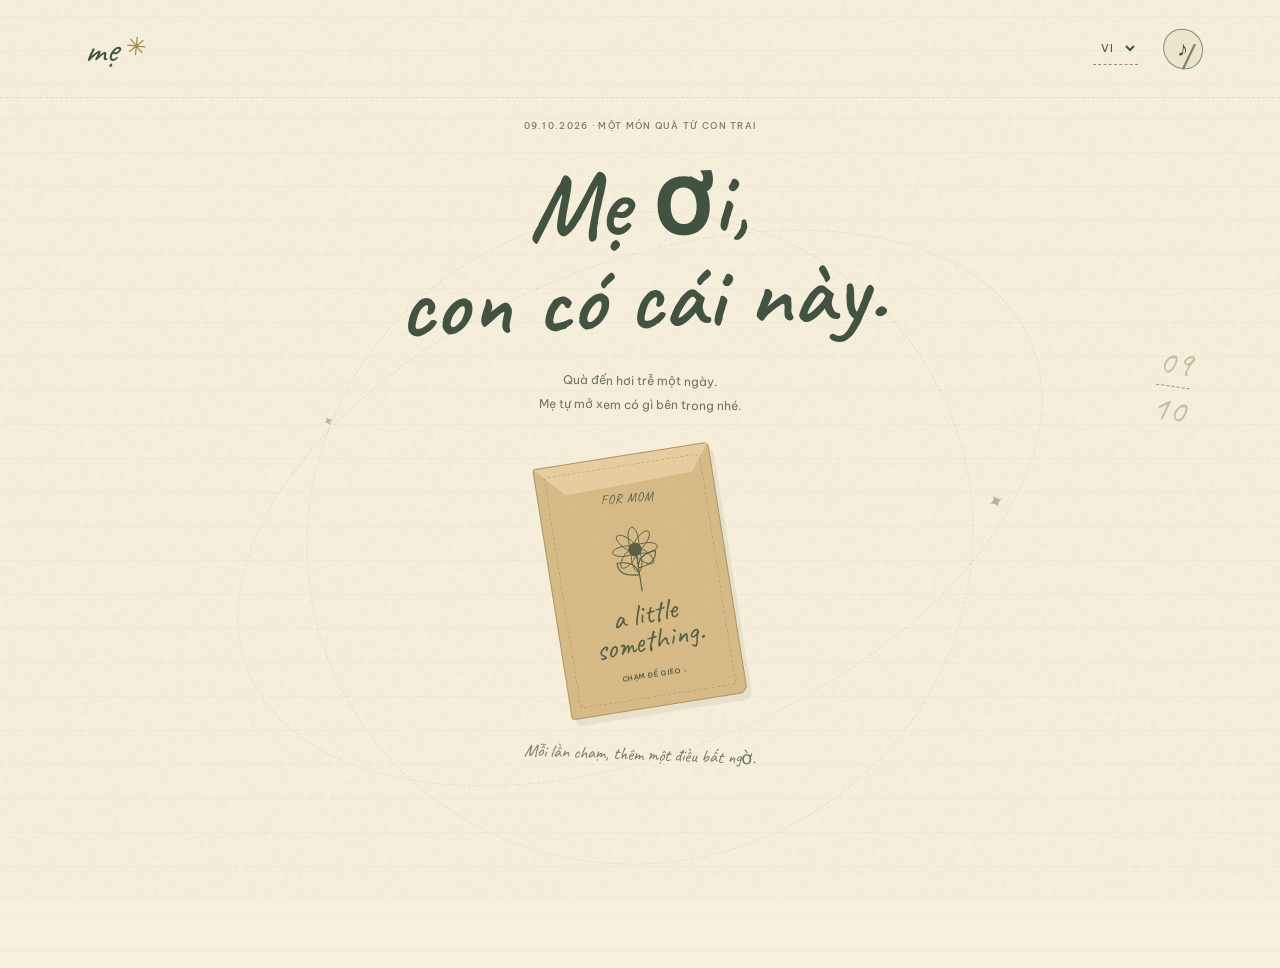
<file: index.html>
<!doctype html>
<html lang="vi"><head><meta charset="UTF-8"><meta name="viewport" content="width=device-width,initial-scale=1,viewport-fit=cover"><meta name="theme-color" content="#f7f0dc"><meta name="description" content="Mẹ ơi, mở món quà nhỏ của con nhé. Một bông hoa, mấy tấm ảnh và một chuyến đi cả nhà cùng mong."><title>Một bông hoa cho mẹ · 09.10</title><link rel="stylesheet" href="style.css"><link rel="stylesheet" href="handmade.css"><link rel="preload" href="image/541171045_1275697083726663_1710481722325330093_n.jpg" as="image"></head><body>
<canvas id="particles" aria-hidden="true"></canvas><div class="grain" aria-hidden="true"></div>
<header class="topbar"><button id="home" class="wordmark" aria-label="Về bông hoa">mẹ<span>✳</span></button><div class="top-tools"><label class="sr-only" for="language">Language</label><select id="language" aria-label="Language"><option value="vi">VI</option><option value="en">EN</option><option value="ru">RU</option></select><button id="sound" class="icon-button" aria-pressed="false" aria-label="Bật âm thanh">♪<span class="sound-off" aria-hidden="true">/</span></button></div></header>
<main id="app"></main><nav id="progress" aria-label="Các phần của món quà"></nav><p id="announcement" class="sr-only" role="status" aria-live="polite"></p><noscript><div class="no-script">Mẹ ơi, bật JavaScript để mở món quà nhé. Chúc mẹ sinh nhật vui vẻ, điều trị thuận lợi. Mong năm sau cả nhà mình lại đi du lịch cùng nhau. — Con trai mẹ</div></noscript><script type="module" src="script.js"></script></body></html>
</file>
<file: style.css>
@import url('https://fonts.googleapis.com/css2?family=Be+Vietnam+Pro:wght@400;500;600;700&family=Lora:ital,wght@0,400;0,500;1,400&display=swap');
:root{--night:#102f31;--ink:#edf0df;--muted:#b0c2b6;--gold:#efcb89;--line:#a3bea62e;--green:#739781;--paper:#f5edd9;--dark:#274339}
*{box-sizing:border-box}body{margin:0;background:var(--night);color:var(--ink);font:14px/1.7 'Be Vietnam Pro',sans-serif;min-width:300px;background-image:radial-gradient(ellipse at 73% 47%,#29524785,transparent 52%),radial-gradient(ellipse at 9% 5%,#355b4b55,transparent 42%);transition:background-color .7s;color-scheme:dark}button,select{font:inherit}button{cursor:pointer}button:disabled{cursor:default}a,button{-webkit-tap-highlight-color:transparent}button{color:inherit}button:focus-visible,select:focus-visible{outline:2px solid var(--gold);outline-offset:7px}button{touch-action:manipulation}.sr-only{position:absolute;width:1px;height:1px;padding:0;margin:-1px;overflow:hidden;clip:rect(0,0,0,0);white-space:nowrap;border:0}[hidden]{display:none!important}.grain{position:fixed;inset:0;pointer-events:none;opacity:.09;z-index:10;background-image:url("data:image/svg+xml,%3Csvg viewBox='0 0 180 180' xmlns='http://www.w3.org/2000/svg'%3E%3Cfilter id='n'%3E%3CfeTurbulence type='fractalNoise' baseFrequency='.87' numOctaves='3' stitchTiles='stitch'/%3E%3C/filter%3E%3Crect width='100%25' height='100%25' opacity='.55' filter='url(%23n)'/%3E%3C/svg%3E")}#particles{position:fixed;inset:0;pointer-events:none;z-index:15}.topbar{height:98px;padding:24px 6vw;display:flex;align-items:center;justify-content:space-between;position:relative;z-index:20;max-width:1600px;margin:auto}.wordmark{background:none;border:0;font:italic 31px 'Lora',serif;display:flex;gap:10px;align-items:center}.wordmark span{color:var(--gold);font:25px serif}.top-tools{display:flex;gap:25px;align-items:center}.top-tools select{border:0;border-bottom:1px solid var(--line);background:transparent;color:var(--muted);padding:8px 4px;font-size:11px;letter-spacing:1px;cursor:pointer}.top-tools option{background:var(--night);color:var(--ink)}.icon-button{width:40px;height:40px;border:1px solid #d4e7cd40;border-radius:50%;background:none;position:relative;font-size:21px}.sound-off{position:absolute;left:19px;top:3px;font-size:27px;color:#a6b6a8}.icon-button[aria-pressed=true] .sound-off{display:none}#app{max-width:1220px;margin:auto;padding:0 60px;position:relative}.scene{position:relative;min-height:calc(100svh - 206px);padding:38px 0 28px}.scene-enter{animation:enter .65s both}@keyframes enter{from{opacity:0;transform:translateY(18px);filter:blur(5px)}to{opacity:1;transform:none;filter:blur(0)}}h1,h2,p{margin-top:0}h1{font:400 clamp(39px,4.3vw,62px)/1.2 'Lora',serif;letter-spacing:-1.7px;margin-bottom:26px;outline:none;text-wrap:balance}h1:focus{outline:none}.eyebrow{font-size:9px;letter-spacing:2.7px;font-weight:500;color:var(--gold);margin-bottom:26px}.scene-sub{color:var(--muted);font-size:12px;line-height:2.1;margin-bottom:26px;max-width:490px;text-wrap:pretty}.primary{background:var(--gold);color:#263d32;border:1px solid var(--gold);min-height:49px;padding:12px 23px;border-radius:999px;display:inline-flex;gap:25px;justify-content:center;align-items:center;font-size:12px;font-weight:600;box-shadow:0 6px 25px #00000016;transition:transform .2s,background .2s}.primary:hover{background:#f6dcae;transform:translateY(-2px)}.primary span{font-size:20px;line-height:1}.text-button{background:none;border:0;border-bottom:1px solid #a8c2aa55;padding:8px 2px;color:var(--muted);font-size:11px}.text-button:hover{color:var(--gold)}.quiet{color:var(--muted);font-size:10px;line-height:1.9;margin:20px 0 0}.intro-scene{display:flex;align-items:center;text-align:center;flex-direction:column;padding:20px 0 45px;min-height:calc(100svh - 98px);isolation:isolate}.intro-scene h1{font-size:clamp(44px,5.6vw,78px);margin-bottom:19px;line-height:1.12}.intro-scene .eyebrow{margin-bottom:24px}.intro-scene .scene-sub{font-size:12px;margin-bottom:25px}.seed-packet{position:relative;isolation:isolate;width:178px;height:254px;flex-shrink:0;border:0;border-radius:3px 3px 6px 5px;background:#e0bd7c;color:#374b36;box-shadow:12px 21px 40px #0005,inset -6px 0 #9b813322,inset 0 -4px #96713722;transform:rotate(-8deg);transition:transform .4s,box-shadow .4s;padding:17px 16px 14px;display:flex;flex-direction:column;align-items:center;margin-top:12px}.seed-packet:after{content:'';position:absolute;inset:9px;border:1px solid #43503644;border-radius:2px;pointer-events:none}.seed-packet:hover{transform:rotate(-3deg) translateY(-9px);box-shadow:16px 26px 45px #0006}.packet-fold{position:absolute;inset:0 0 auto;height:30px;background:#ecd296;clip-path:polygon(0 0,100% 0,87% 90%,13% 90%);box-shadow:0 3px #64451d20}.packet-top{font-size:8px;letter-spacing:3px;margin-top:17px}.seed-packet svg{width:68px;height:83px;margin-top:9px}.packet-name{font:italic 25px/1.05 'Lora',serif;margin:1px 0 15px}.packet-bottom{font-size:7px;letter-spacing:1px;font-weight:600}.intro-hint{margin-top:33px;font-size:10px;color:var(--muted);letter-spacing:.3px}.resume{margin-top:4px}.intro-orbit{position:absolute;border:1px solid #a1bd9c12;border-radius:50%;z-index:-1;pointer-events:none}.orbit-one{width:670px;height:670px;left:calc(50% - 335px);top:105px;transform:rotate(-25deg)}.orbit-two{width:850px;height:500px;left:calc(50% - 425px);top:160px;transform:rotate(-25deg)}.intro-orbit:after{content:'✦';position:absolute;left:13%;top:13%;font-size:14px;color:var(--gold);opacity:.7}.orbit-two:after{left:auto;right:10%;top:74%;font-size:20px}.intro-date{position:absolute;right:0;top:30%;font:35px/1.35 'Lora',serif;color:#c2ceac45;letter-spacing:3px}.intro-date i{font-style:normal;border-top:1px solid #dce2c235}.story-grid{display:grid;grid-template-columns:1.04fr 1fr;grid-template-rows:auto 1fr;column-gap:70px;align-content:center;min-height:calc(100svh - 214px)}.scene-copy{grid-column:1;grid-row:1;align-self:end;position:relative;z-index:2;padding-top:30px}.scene-bottom{grid-column:1;grid-row:2;align-self:start;position:relative;z-index:3;padding-bottom:20px}.birthday-stage,.memory-stage,.growing-stage,.suitcase-stage{grid-column:2;grid-row:1 / 3;align-self:center;justify-self:center;width:100%;position:relative}.birthday-stage{padding-bottom:40px}.cake-platform{position:relative;height:325px;width:320px;margin:auto}.cake-shadow{position:absolute;width:350px;height:260px;left:-15px;top:100px;border-radius:50%;background:radial-gradient(ellipse,#c5b27414,transparent 66%)}.cake-body{position:absolute;bottom:43px;left:45px;width:230px;height:108px;border-radius:50% 50% 16% 16% / 18% 18% 15% 15%;background:linear-gradient(90deg,#b68c5b,#e4bf89 24%,#efd29c 60%,#b69261);box-shadow:inset 0 -5px #6e522a1a,0 8px 30px #0002}.cake-body>span{position:absolute;bottom:24px;width:100%;text-align:center;color:#64553788;font:16px 'Lora',serif;letter-spacing:8px}.cake-icing{position:absolute;top:-12px;left:-3px;width:236px;height:53px;border-radius:50%;background:#f0e1ba;box-shadow:inset 0 -7px #d5bc9380}.cake-icing:after{content:'';position:absolute;top:30px;left:23px;width:17px;height:25px;background:#e5d2aa;border-radius:0 0 20px 20px;box-shadow:51px -4px #ead8b2,108px -6px #e9d6ad,166px -12px #e3cca2}.cake-plate{position:absolute;width:302px;height:40px;background:linear-gradient(#6b8470,#496352);border-radius:50%;bottom:20px;left:9px;z-index:-1;border-bottom:5px solid #3b5347}.candle{position:absolute;left:136px;bottom:140px;width:48px;height:135px;background:none;border:0;z-index:2}.wax{position:absolute;bottom:0;left:17px;width:14px;height:76px;border-radius:3px;background:repeating-linear-gradient(125deg,#7f9d8d 0 8px,#e3dbb4 8px 15px);box-shadow:inset -3px 0 #435b4b40}.wick{position:absolute;width:2px;height:10px;left:23px;bottom:75px;background:#3d3c29}.flame{position:absolute;bottom:87px;left:13px;width:23px;height:38px;transform:rotate(8deg);border-radius:65% 35% 60% 40%;background:radial-gradient(ellipse at 50% 80%,#fff9cb 0 30%,#f4c773 50%,#e6a84d 80%);box-shadow:0 0 26px #f9d18066,0 0 70px #ecc77844;animation:flicker 1.4s ease-in-out infinite alternate}.candle-halo{position:absolute;inset:-60px -70px 0;background:radial-gradient(ellipse,#e5ce8630,transparent 66%);pointer-events:none}.out .flame,.out .candle-halo{display:none}.out .wick:after{content:'';position:absolute;width:2px;height:45px;left:0;bottom:8px;background:linear-gradient(transparent,#c9d5c380);filter:blur(2px);transform:rotate(-13deg);animation:smoke 2s both}@keyframes flicker{to{transform:rotate(-5deg) scale(.91,1.07)}}@keyframes smoke{to{opacity:0;transform:translate(15px,-35px) rotate(20deg)}}.object-hint{text-align:center;font-size:10px;letter-spacing:.7px;color:var(--muted);margin:0}.unfold-note{background:var(--paper);color:var(--dark);padding:24px 27px;border-radius:2px;margin:0 0 25px;transform:rotate(-1.6deg);box-shadow:0 12px 35px #001b2425;animation:unfold .55s ease-out}.unfold-note p{font-size:12px;line-height:1.95;margin:0}.note-star{font-size:23px;color:#987d45;display:block;margin-bottom:7px}@keyframes unfold{from{opacity:0;transform:perspective(600px) rotateX(-45deg)}to{opacity:1;transform:rotate(-1.6deg)}}.mini-garden{position:absolute;width:110px;height:150px;right:-55px;bottom:0;opacity:.5}.flower-art{position:relative;width:100%;max-width:440px;margin:auto;filter:drop-shadow(0 15px 25px #001e2120)}.flower-art svg{display:block;width:100%;height:auto;overflow:visible}.petal{transform:scale(.045);transform-origin:200px 205px;opacity:.15;transition:transform 1.1s cubic-bezier(.2,.8,.3,1),opacity .7s;transition-delay:var(--delay)}.petal.open{transform:scale(1);opacity:1;animation:petal-open .9s cubic-bezier(.2,.7,.3,1) both;animation-delay:var(--delay)}@keyframes petal-open{from{transform:scale(.05);opacity:.1}to{transform:scale(1);opacity:1}}.leaf{transform-origin:200px 395px}.leaf-left{animation:leaf-open 1s .2s both}.leaf-right{animation:leaf-open 1s .35s both}@keyframes leaf-open{from{opacity:0;transform:scale(.1)}to{opacity:1;transform:scale(1)}}.flower-center{transition:r .7s}.memory-stage{max-width:370px;padding:25px 0 5px}.photo-stack{position:relative;perspective:1000px;margin:0 14px;touch-action:pan-y}.stack-sheet{position:absolute;inset:0;background:#c6bfa5;border:1px solid #dbd2b6;box-shadow:0 15px 35px #001a2030}.sheet-one{transform:rotate(-7deg)}.sheet-two{transform:rotate(5deg);background:#d3c7a7}.memory-card{position:relative;display:block;width:100%;border:0;background:#f4ead4;padding:10px 10px 0;box-shadow:0 10px 30px #00192255;transform:rotate(-2deg);color:#3b5146;text-align:left;min-height:392px;animation:photo-turn .45s both;touch-action:pan-y}.memory-card img{width:100%;height:330px;object-fit:contain;display:block;background:#e2ddcd}.photo-caption{display:flex;justify-content:space-between;gap:8px;padding:14px 3px 18px;font-size:10px}.photo-caption>span{font-size:18px}.photo-back{min-height:382px;display:flex;flex-direction:column;align-items:center;justify-content:center;text-align:center;padding:25px 23px;background:repeating-linear-gradient(transparent 0 27px,#8fa89323 27px 28px);font:18px/1.8 'Lora',serif}.back-number{font:italic 44px 'Lora',serif;color:#9e8954;margin-bottom:23px}.photo-back small{font:10px 'Be Vietnam Pro',sans-serif;margin-top:32px;color:#738270}@keyframes photo-turn{from{opacity:.5;transform:rotate(-2deg) rotateY(-30deg) scale(.97)}to{opacity:1;transform:rotate(-2deg)}}.photo-controls{display:flex;align-items:center;justify-content:center;gap:28px;margin-top:35px}.round-button{background:transparent;border:1px solid #bdd1b34d;width:42px;height:42px;border-radius:50%;font-size:20px;transition:background .2s}.round-button:hover{background:#9eb89e22}.photo-count{font-size:12px;letter-spacing:2px}.photo-count>span{color:#8ca599;font-size:10px}.collected{display:flex;align-items:center;gap:18px;font-size:10px;color:var(--muted);margin:0 0 26px}.collect-dots{display:flex;gap:5px}.collect-dots i{width:6px;height:6px;border:1px solid #b6c9a9;border-radius:50%}.collect-dots .filled{background:var(--gold);border-color:var(--gold)}.growing-stage{max-width:390px;align-self:center}.water-choices{display:flex;flex-direction:column;gap:9px;max-width:360px}.water-choice{display:flex;align-items:center;gap:15px;text-align:left;padding:10px 15px;border:1px solid #a9c7b045;border-radius:14px;background:#b5d2b807;font-size:11px;transition:background .3s,border-color .3s}.water-choice svg{width:28px;height:28px;color:#a8cfca;flex-shrink:0}.water-choice small{margin-left:auto;font-size:16px;color:#9db8a2}.water-choice:hover{background:#b5d2b818}.water-choice.selected{background:#b5d2b81c;border-color:#d5c08a99}.water-choice.selected svg{color:var(--gold)}.health-note{font-size:12px;line-height:1.9;color:#d8e4cf;max-width:380px;min-height:70px;margin:19px 0}.water-rings{position:absolute;bottom:5%;left:20%;width:60%;height:15px;border:1px solid #b0c9a444;border-radius:50%}.pack-choices{display:flex;gap:10px;max-width:420px}.pack-choice{display:flex;flex:1;flex-direction:column;align-items:center;justify-content:center;min-height:119px;border-radius:14px;border:1px solid #bfd3b74d;background:#b5d2b807;padding:11px 6px;transition:transform .2s,background .2s;gap:7px;min-width:0}.pack-choice svg{width:31px;height:31px;color:#c6d6bb}.pack-choice>span{font-size:10px}.pack-choice>small{font-size:8px;color:var(--muted)}.pack-choice.selected{border-color:var(--gold);background:#c9bd8420;transform:translateY(-3px)}.pack-choice.selected svg{color:var(--gold)}.suitcase-stage{max-width:420px;padding-top:40px}.suitcase{position:relative;height:310px;width:340px;margin:auto;transform:rotate(-7deg)}.case-handle{position:absolute;width:94px;height:24px;border:8px solid #866b46;border-bottom:0;border-radius:13px 13px 0 0;left:123px;top:0}.case-lid{position:absolute;top:19px;left:0;width:340px;height:136px;border:7px solid #be9661;background:linear-gradient(140deg,#b39664,#c1a876);border-radius:22px 22px 8px 8px;box-shadow:inset 0 0 0 3px #94714344;display:flex;align-items:center;justify-content:space-around;color:#5d583a}.case-lid>span:first-child{font:15px/1.4 'Lora',serif;letter-spacing:4px;transform:rotate(5deg)}.case-stamp{border:2px dashed #65795677;background:#b9c89a88;padding:10px;font:24px/1 'Lora',serif;border-radius:50%;transform:rotate(-16deg)}.case-inside{position:absolute;top:154px;left:0;width:340px;height:82px;border:6px solid #c3a06b;border-radius:0 0 5px 5px;background:#354f41;display:flex;align-items:center;justify-content:center;gap:20px}.packed-item{opacity:.08;color:#f0d5a2;transform:translateY(-10px);transition:opacity .3s,transform .4s}.packed-item svg{width:48px;height:48px}.packed-item.in{opacity:1;transform:translateY(0);animation:pack-in .5s both}@keyframes pack-in{from{opacity:0;transform:translateY(-40px) rotate(-15deg)}to{opacity:1;transform:translateY(0) rotate(0)}}.case-front{position:absolute;bottom:12px;left:0;width:340px;height:70px;background:linear-gradient(100deg,#997b51,#bd9d66);border:5px solid #b18d58;border-radius:3px 3px 20px 20px;box-shadow:0 20px 35px #00192340;text-align:center}.case-front span{font-size:8px;letter-spacing:2px;color:#fff0c699;line-height:58px}.case-front i{position:absolute;top:4px;left:45px;width:16px;height:18px;border:2px solid #e5c883;background:#96713d;border-radius:2px}.case-front i:last-child{left:auto;right:45px}.travel-ticket{background:var(--paper);color:var(--dark);border-radius:9px;padding:15px 18px;margin:20px 0 22px;max-width:430px;transform:rotate(-1deg);box-shadow:0 6px 25px #00172222;animation:unfold .4s}.travel-ticket>div:first-child{display:flex;justify-content:space-between;gap:10px;border-bottom:1px dashed #6a815b55;padding-bottom:9px}.travel-ticket small{font-size:8px;letter-spacing:1px}.travel-ticket strong{font-size:10px}.ticket-route{padding:10px 0 5px;font-size:9px;display:flex;justify-content:space-between;gap:10px;font-weight:600}.ticket-route span{font-size:19px}.travel-ticket p{font-size:9px;line-height:1.6;margin:0;color:#627760}.finale{text-align:center;padding-top:12px;min-height:calc(100svh - 214px)}.final-copy h1{font-size:clamp(36px,4.1vw,55px);margin-bottom:16px}.final-copy .eyebrow{margin-bottom:20px}.final-copy .scene-sub{margin:0 auto;max-width:600px;font-size:11px}.final-flower{position:relative;width:350px;max-width:85%;margin:-2px auto -95px}.final-flower .flower-art{width:100%}.final-flower .full{animation:bloom-reveal 1.5s both}@keyframes bloom-reveal{from{opacity:.2;transform:translateY(15px) scale(.95)}to{opacity:1;transform:none}}.petal-links{position:absolute;inset:0}.petal-link{position:absolute;width:95px;height:65px;background:none;border:0;border-radius:50%;color:#594729;display:flex;align-items:center;justify-content:center;flex-direction:column;gap:1px;transition:transform .2s}.petal-link:hover{transform:scale(1.13)}.petal-link span{font-size:24px;line-height:1.2}.petal-link small{font-size:8px;line-height:1.25;max-width:85px}.petal-link-0{top:9%;left:calc(50% - 47px)}.petal-link-1{top:31%;right:2%}.petal-link-2{top:52%;left:calc(50% - 47px)}.petal-link-3{top:31%;left:2%}.flower-spark{position:absolute;left:calc(50% - 27px);top:33%;width:54px;height:54px;border:0;background:none;border-radius:50%;color:#edce8e;font-size:22px}.petal-hint{position:relative;margin:58px 0 18px;font-size:9px;color:var(--muted)}.final-note{position:relative;font:italic 17px/1.7 'Lora',serif;color:#e2d6b6;margin:0 0 24px}.final-actions{display:flex;justify-content:center;align-items:center;gap:25px}.final-actions .primary{font-size:11px;min-height:43px}.finale #download-status{min-height:20px}.return-flower{position:absolute;top:0;right:0;z-index:5;font-size:10px}.no-script{padding:60px;max-width:700px;margin:auto}#progress{position:relative;z-index:5;display:flex;max-width:720px;margin:12px auto 0;justify-content:space-between;padding:22px 25px 28px;gap:12px}#progress:before{content:'';position:absolute;top:37px;left:65px;right:65px;height:1px;background:#abc2a62e;z-index:-1}.step{display:flex;flex-direction:column;align-items:center;gap:9px;background:none;border:0;padding:0;min-width:55px;flex:1;color:#93aa9c}.step-dot{display:flex;align-items:center;justify-content:center;width:30px;height:30px;border-radius:50%;border:1px solid #90aa964f;background:#153535;font-size:10px}.step-label{font-size:8px;line-height:1.4;max-width:90px}.step.active{color:var(--gold)}.step.active .step-dot{border-color:var(--gold);box-shadow:0 0 0 4px #d7c08114}.step.done .step-dot{background:#688a7236;color:#d6d4a9}.step:disabled{opacity:.35}.step:not(:disabled):hover{color:var(--gold)}
@media(min-width:1450px){.scene-copy h1{font-size:65px}.scene{padding-top:60px}.intro-scene{padding-top:35px}.seed-packet{margin-top:20px}}
@media(max-width:1050px){#app{padding:0 40px}.story-grid{column-gap:35px}.scene-copy h1{font-size:43px}.cake-platform{transform:scale(.85);transform-origin:center}.memory-stage{max-width:320px}.memory-card img{height:285px}.memory-card{min-height:350px}.photo-back{min-height:340px}.suitcase{transform:rotate(-7deg) scale(.85)}.mini-garden{right:-25px}.pack-choice>span{font-size:9px}.final-flower{width:325px}}
@media(max-width:700px){.topbar{height:78px;padding:18px 24px}.wordmark{font-size:27px}.top-tools{gap:15px}#app{padding:0 25px;overflow:clip}.scene{padding-top:22px;min-height:calc(100svh - 182px)}.eyebrow{font-size:8px;letter-spacing:1.8px;margin-bottom:17px}h1{font-size:38px;letter-spacing:-1px}.intro-scene{padding-top:28px;min-height:calc(100svh - 78px);padding-bottom:45px}.intro-scene h1{font-size:clamp(37px,9vw,55px);max-width:100%}.intro-scene .eyebrow{font-size:7px;letter-spacing:1.5px}.intro-scene .scene-sub{font-size:11px}.intro-date{right:0;top:48%;font-size:23px}.seed-packet{width:161px;height:233px;margin-top:10px}.packet-name{font-size:23px}.seed-packet svg{height:73px}.packet-top{margin-top:15px}.orbit-one{width:440px;height:530px;left:calc(50% - 220px);top:165px}.orbit-two{width:560px;height:400px;left:calc(50% - 280px);top:210px}.story-grid{display:flex;flex-direction:column;gap:0;min-height:calc(100svh - 178px)}.scene-copy{padding-top:8px;align-self:stretch;text-align:center}.scene-copy h1{font-size:35px;line-height:1.22;margin-bottom:17px}.scene-sub{font-size:11px;line-height:1.9;margin:0 auto 8px;max-width:380px}.birthday-stage,.memory-stage,.growing-stage,.suitcase-stage{align-self:center;order:2}.scene-copy{order:1}.scene-bottom{order:3;align-self:stretch;text-align:center;padding-bottom:5px}.birthday-stage{padding-bottom:15px;margin-top:-8px}.cake-platform{height:265px;transform:scale(.76);transform-origin:center bottom;margin-top:-20px;margin-bottom:0}.object-hint{font-size:9px;margin-top:0}.unfold-note{text-align:left;max-width:410px;margin:14px auto 24px;padding:20px 24px}.unfold-note p{font-size:11px}.note-star{margin-bottom:4px}.mini-garden{display:none}.quiet{font-size:9px;max-width:380px;margin:17px auto 0}.memory-stage{max-width:285px;padding-top:23px}.memory-card{min-height:310px}.memory-card img{height:250px}.photo-back{min-height:300px;font-size:16px;padding:20px}.photo-caption{font-size:9px;padding:13px 3px 15px}.photo-controls{margin-top:25px;gap:25px}.round-button{width:40px;height:40px}.collected{justify-content:center;margin:20px 0 16px}.growing-stage{max-width:235px;margin:-5px auto -50px;pointer-events:none}.health-scene .scene-copy{z-index:3}.water-choices{max-width:380px;margin:0 auto;position:relative}.water-choice{text-align:left;font-size:10px;padding:9px 13px;min-height:49px;background:#143b38}.water-choice.selected{background:#254b40}.health-note{min-height:50px;font-size:11px;max-width:350px;margin:16px auto}.suitcase-stage{padding-top:0;height:235px;margin:12px 0 0}.suitcase{transform:rotate(-7deg) scale(.67);transform-origin:top center}.pack-choices{max-width:390px;margin:0 auto}.pack-choice{min-height:104px}.pack-choice svg{width:28px;height:28px}.pack-choice>span{font-size:9px}.pack-choice small{font-size:7px}.travel-ticket{text-align:left;max-width:390px;margin:20px auto}.primary{font-size:11px;padding:12px 21px;gap:18px;max-width:100%}.finale{padding-top:18px}.final-copy h1{font-size:37px}.final-copy .scene-sub{font-size:10px;max-width:350px}.final-flower{width:305px;max-width:95%;margin:10px auto -90px}.petal-link{width:78px;height:60px}.petal-link small{font-size:7px;max-width:70px}.petal-link-0,.petal-link-2{left:calc(50% - 39px)}.petal-link-1{right:3%}.petal-link-3{left:3%}.petal-link span{font-size:20px}.flower-spark{top:33%;width:46px;height:46px;left:calc(50% - 23px)}.petal-hint{font-size:8px;margin-top:62px}.final-note{font-size:15px;max-width:350px;margin:0 auto 22px}.final-actions{flex-direction:column;gap:11px}.return-flower{position:relative;display:block;top:auto;right:auto;margin:0 auto 10px;width:max-content;font-size:9px}#progress{padding:21px 13px 23px;gap:3px;margin-top:18px}#progress:before{left:35px;right:35px;top:36px}.step{min-width:0}.step-label{font-size:7px;max-width:65px}.step-dot{width:29px;height:29px}.no-script{padding:30px}.intro-hint{font-size:9px}}
@media(max-width:360px){#app{padding:0 18px}.scene-copy h1{font-size:30px}.pack-choice>span{font-size:8px}.ticket-route{font-size:8px}.final-copy h1{font-size:33px}.seed-packet{width:148px;height:224px}.cake-platform{width:300px}.photo-stack{margin:0 17px}}
body{overflow-x:clip}.final-flower{margin-bottom:0}.petal-hint{margin-top:0}.planting-overlay{position:fixed;inset:0;z-index:30;background:#102f31;display:grid;place-items:center;pointer-events:none;animation:planting-away 1.35s both}.planting-overlay svg{width:190px;height:240px}.planting-seed{animation:seed-fall .55s cubic-bezier(.5,0,.8,.5) both}.planting-sprout{stroke-dasharray:170;stroke-dashoffset:170;animation:sprout-draw .7s .4s forwards}.planting-soil{opacity:.4}@keyframes seed-fall{0%{transform:translateY(-110px) rotate(-30deg);opacity:0}30%{opacity:1}80%{opacity:1}100%{transform:translateY(45px) rotate(0);opacity:0}}@keyframes sprout-draw{to{stroke-dashoffset:0}}@keyframes planting-away{0%,72%{opacity:1}100%{opacity:0;visibility:hidden}}
@media(prefers-reduced-motion:reduce){*,*:before,*:after{animation:none!important;transition:none!important;scroll-behavior:auto!important}.petal.open{transform:scale(1);opacity:1}.scene-enter{opacity:1;filter:none}.flame{transform:none}.seed-packet:hover{transform:rotate(-8deg)}.planting-overlay{display:none}}
</file>
<file: handmade.css>
@import url('https://fonts.googleapis.com/css2?family=Caveat:wght@400;500;600;700&display=swap');

/* Same gift and controls, on a few imperfect sheets of notebook paper. */
:root{--night:#f7f0dc;--paper:#fff9e9;--ink:#425342;--muted:#6e775e;--gold:#8d713b;--line:#8f9d7540;--green:#7f916b;--dark:#425342;--hand:'Caveat','Segoe Print','Comic Sans MS',cursive}
body{color-scheme:light;background-color:#f7f0dc;background-image:repeating-linear-gradient(0deg,transparent 0 33px,#9cafb113 33px 34px);transition:none}
.grain{opacity:.12;mix-blend-mode:multiply}
.topbar{border-bottom:1px dashed #8f9d7536}
.wordmark{font-family:var(--hand);font-size:37px;transform:rotate(-4deg)}
.wordmark span{color:#a18a49;transform:rotate(10deg)}
.top-tools select{color:var(--ink);border-bottom:1px dashed #899479}
.top-tools option{background:var(--paper);color:var(--ink)}
.icon-button{border-color:#82906d;border-radius:47% 53% 45% 55%;background:#ece5cd;transform:rotate(6deg);color:var(--ink)}
.icon-button[aria-pressed=true]{background:#e3d39c}
.sound-off{color:#7b866d}
button:focus-visible,select:focus-visible{outline-color:#7c8e60;outline-style:dashed}
h1,.scene-copy h1,.final-copy h1{font-family:var(--hand);font-weight:600;font-size:clamp(54px,5.6vw,76px);line-height:1.04;letter-spacing:0;transform:rotate(-1.5deg)}
.intro-scene h1{font-family:var(--hand);font-size:clamp(65px,7.5vw,100px);font-weight:600;line-height:.98;letter-spacing:0;transform:rotate(-2deg);margin-bottom:24px}
.eyebrow{color:#778060;font-size:9px;letter-spacing:1.3px}
.scene-sub{color:#6e775e;line-height:2}
.intro-scene .scene-sub{transform:rotate(.7deg)}
.intro-hint,.object-hint{font-family:var(--hand);font-size:18px;letter-spacing:0;color:#778060}
.intro-hint{transform:rotate(2deg);margin-top:31px}
.intro-date{font-family:var(--hand);color:#9b966a88;transform:rotate(8deg);letter-spacing:1px}
.intro-date i{border-top:1px dashed #9d9b70}
.intro-orbit{border-color:#88936b2b;border-style:dashed;transform:rotate(-23deg) scaleY(.97)}
.intro-orbit:after{color:#8c9669;opacity:.6}
.primary{background:#e7d49a;border:1.5px solid #6b7957;color:#425342;box-shadow:2px 3px 0 #6c77572b;border-radius:43px 37px 44px 35px / 36px 44px 34px 40px;transform:rotate(-1deg);font-size:12px}
.primary:hover{background:#efdfa9;transform:rotate(1deg) translateY(-1px)}
.text-button{color:#6e775e;border-bottom:1px dashed #8f9974}
.text-button:hover{color:#445c3e}
.seed-packet{background:#d8bc87;color:#586145;box-shadow:4px 7px 0 #7e79551b;border:1px solid #ac9668;border-radius:3px 5px 8px 4px;transform:rotate(-9deg)}
.seed-packet:hover{box-shadow:5px 9px 0 #7e795522;transform:rotate(-5deg) translateY(-5px)}
.seed-packet:after{border-style:dashed;border-color:#6a715a55;border-radius:4px 7px 3px 6px}
.packet-fold{background:#e8cfa0;box-shadow:none;clip-path:polygon(0 0,100% 0,89% 87%,16% 100%)}
.packet-name{font-family:var(--hand);font-size:30px;font-style:normal;line-height:.9;transform:rotate(-3deg)}
.packet-top{font-family:var(--hand);font-size:13px;letter-spacing:1px;transform:rotate(4deg);margin-top:14px}
.packet-bottom{letter-spacing:.5px}
.cake-platform{rotate:-3deg}
.cake-shadow{background:none;border:1px dashed #9b9b7033;height:35px;top:auto;bottom:15px;left:6px;width:310px}
.cake-body{background:#d2b384;border:1px solid #9a845a;box-shadow:inset 0 -5px #b39b721f;border-radius:48% 52% 17% 14% / 17% 20% 15% 12%}
.cake-body>span{font-family:var(--hand);font-size:23px;letter-spacing:2px;color:#826f4d}
.cake-icing{background:#f2e2bd;border:1px solid #b8a77f;box-shadow:none;rotate:1deg}
.cake-plate{background:#dce0c4;border-bottom-color:#a5b08b;box-shadow:none}
.candle-halo{display:none}
.unfold-note{background:repeating-linear-gradient(#fff9e9 0 27px,#b8c6ba36 27px 28px);border:1px solid #d5cfb2;box-shadow:3px 5px 0 #807b4f12;position:relative;border-radius:1px 5px 3px 2px;padding-top:28px}
.unfold-note:before{content:'';position:absolute;top:-11px;left:31%;height:22px;width:83px;background:#d8cc99b3;transform:rotate(-5deg);border-left:1px dashed #b3a67b;border-right:1px dashed #b3a67b}
.unfold-note p{color:#536047;line-height:1.95}
.note-star{color:#a28b50;transform:rotate(10deg);width:max-content}
.flower-art{filter:none}
.flower-art svg{filter:url(#pencil-edge)}
.petal path:first-child{stroke:#9b814a;stroke-width:1.1;stroke-linejoin:round}
.flower-center{fill:#a28a58;stroke:#7f704a;stroke-width:1.5}
.stem{stroke:#7f916b;stroke-width:5}
.leaf-left{fill:#8f9f73;stroke:#6f845f;stroke-width:1}
.leaf-right{fill:#a3ae7c;stroke:#7e8c61;stroke-width:1}
.ground-glow{fill:#7f916b;opacity:.08}
.stack-sheet{box-shadow:2px 4px 0 #7c735f13;border-color:#d8cfb1;background:#e5d9ba}
.sheet-two{background:#e9dfc8}
.photo-stack:after{content:'';position:absolute;left:35%;top:-13px;width:86px;height:25px;background:#d3c994b3;border-left:1px dashed #aaa16f;border-right:1px dashed #aaa16f;transform:rotate(6deg);pointer-events:none;z-index:2}
.memory-card{box-shadow:3px 6px 0 #8778551f;border:1px solid #d6c9a6;background:#fff9e9;border-radius:3px 1px 4px 2px}
.memory-card img{background:#e9e1cc}
.photo-caption{font-family:var(--hand);font-size:19px;line-height:1.1;padding-top:12px}
.photo-back{font-family:var(--hand);font-size:25px;line-height:1.35;background:repeating-linear-gradient(transparent 0 28px,#9cafa633 28px 29px);color:#526246}
.back-number{font-family:var(--hand);font-style:normal;transform:rotate(7deg);color:#a28b4f}
.photo-back small{color:#7c8668}
.round-button{border:1px solid #879273;border-radius:45% 54% 48% 52%;background:#eeead6;color:#556447;box-shadow:1px 2px 0 #737c5720}
.round-button:hover{background:#e3dfc8}
.photo-count{color:#59694e}
.photo-count>span{color:#8c9277}
.collect-dots i{border-color:#9aa580}
.collect-dots .filled{background:#9caa7a;border-color:#819364}
.water-choice{background:#faf5e7;border:1px solid #abb590;border-radius:12px 17px 13px 16px;box-shadow:2px 2px 0 #7c895019;color:#526246}
.water-choice:nth-child(2){transform:rotate(.6deg)}
.water-choice:nth-child(3){transform:rotate(-.5deg)}
.water-choice svg{color:#819c92}
.water-choice small{color:#7f916b}
.water-choice:hover{background:#f2edd9}
.water-choice.selected{background:#e5e8cf;border-color:#8a9c6c}
.water-choice.selected svg{color:#7c9066}
.health-note{color:#60704e;font-family:var(--hand);font-size:22px;line-height:1.3}
.water-rings{border-color:#91a07c55;border-style:dashed}
.pack-choice{background:#faf5e7;border-color:#a8b18e;border-radius:13px 18px 12px 17px;color:#526246;box-shadow:2px 3px 0 #7c895015}
.pack-choice svg{color:#7c9066}
.pack-choice>small{color:#889173}
.pack-choice.selected{border-color:#8a9c6c;background:#e5e8cf;transform:translateY(-3px) rotate(-2deg)}
.pack-choice.selected svg{color:#6f875a}
.case-handle{border-color:#927e58}
.case-lid{background:#c6b28b;border-color:#a28d62;box-shadow:none;border-radius:25px 18px 8px 10px}
.case-lid>span:first-child{font-family:var(--hand);font-size:22px;letter-spacing:1px}
.case-stamp{background:#e1dfb7;border-color:#8d966b;font-family:var(--hand);font-size:30px;color:#78825b}
.case-inside{background:repeating-linear-gradient(45deg,#e1dbc1 0 5px,#d6d0b6 5px 6px);border-color:#ac986e}
.packed-item{color:#6b7d54}
.case-front{background:#c2ad81;border-color:#a9956b;box-shadow:3px 6px 0 #81744e16;border-radius:3px 5px 18px 15px}
.case-front>span{font-family:var(--hand);font-size:13px;letter-spacing:1px;color:#7d704f}
.case-front i{background:#ac9566;border-color:#e2cd9a}
.travel-ticket{background:#f3e8c8;border:1px dashed #a5a279;box-shadow:2px 4px 0 #82764c15;border-radius:4px 7px 3px 5px}
.travel-ticket strong{color:#6d7a4f}
.ticket-route{color:#586448}
.travel-ticket p{font-family:var(--hand);font-size:17px;color:#7b8465}
.final-copy .eyebrow{transform:rotate(1deg)}
.petal-link{color:#665533}
.flower-spark{color:#f4dfad;font-family:var(--hand)}
.final-note{font-family:var(--hand);font-style:normal;color:#63734f;font-size:24px;line-height:1.3;transform:rotate(-1deg)}
.petal-hint{font-family:var(--hand);font-size:16px;color:#8c9275}
.return-flower{color:#7c8a61}
#progress:before{background:none;border-top:1px dashed #9da883}
.step{color:#8c9678}
.step-dot{background:#f3ecd7;border-color:#9fa987;border-radius:47% 53% 49% 51%;color:#6c7b57}
.step.active{color:#667c4f}
.step.active .step-dot{border-color:#7c8e60;background:#e2e5c9;box-shadow:0 0 0 3px #8a9b6410}
.step.done .step-dot{background:#e9e1bc;color:#8b7a45;border-color:#b5ab7b}
.step:not(:disabled):hover{color:#536b40}
.planting-overlay{background:#f7f0dc}
@media(max-width:1050px){.scene-copy h1{font-size:59px}.final-copy h1{font-size:62px}}
@media(max-width:700px){.intro-scene h1{font-size:clamp(57px,12vw,78px)}.scene-copy h1{font-size:50px;line-height:1.04}.final-copy h1{font-size:54px}.eyebrow{font-size:8px}.intro-scene .eyebrow{font-size:7px}.intro-hint,.object-hint{font-size:16px}.packet-name{font-size:28px}.packet-top{font-size:12px}.photo-caption{font-size:17px}.photo-back{font-size:23px}.health-note{font-size:20px;line-height:1.25}.water-choice{background:#faf5e7}.water-choice.selected{background:#e5e8cf}.final-note{font-size:22px}.petal-hint{font-size:14px}.primary{font-size:11px}.travel-ticket p{font-size:15px}.wordmark{font-size:33px}.intro-date{font-size:29px}}
@media(max-width:360px){.scene-copy h1{font-size:44px}.final-copy h1{font-size:47px}.intro-scene h1{font-size:54px}}
</file>
